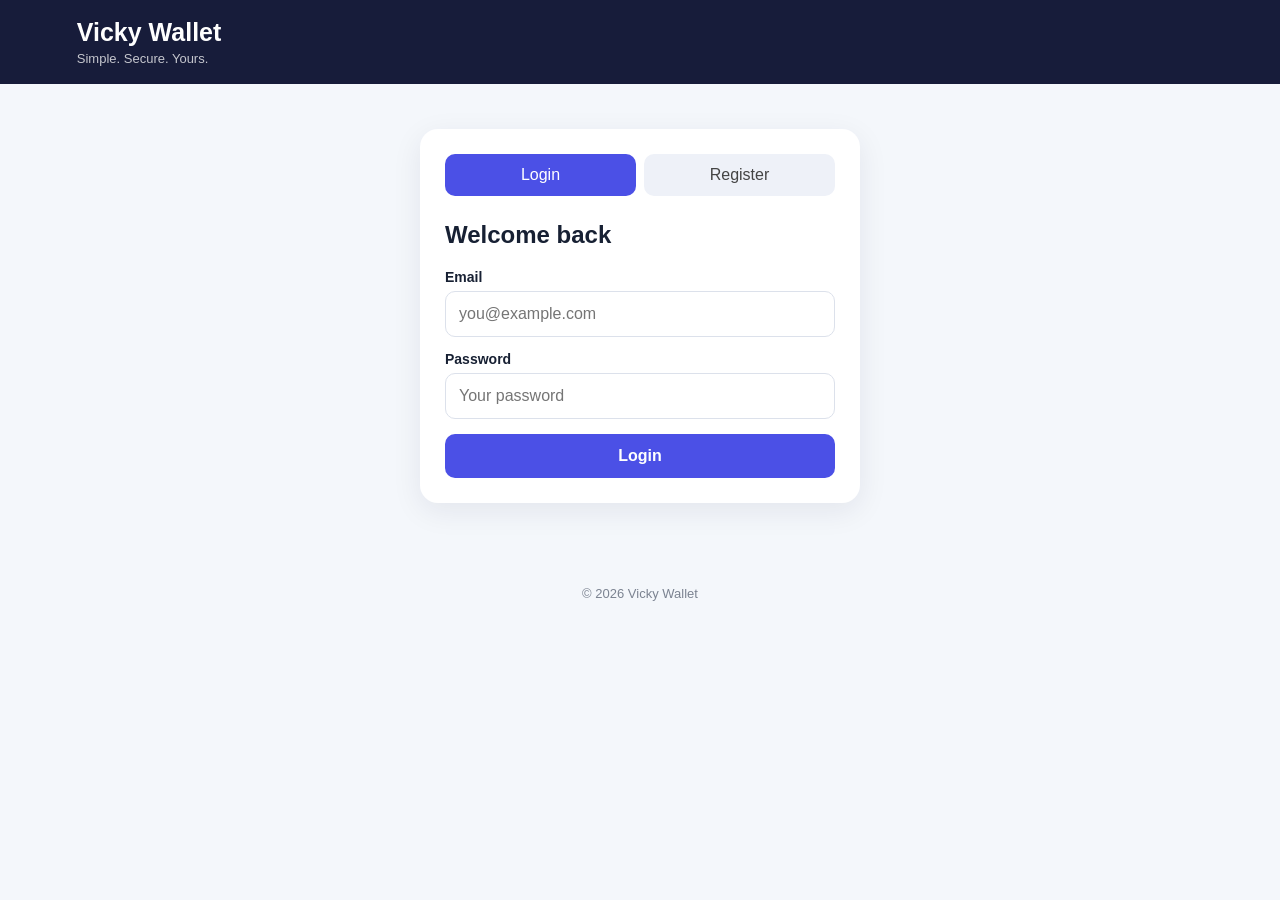
<file: index.html>
<!DOCTYPE html>
<html lang="en">
<head>
  <meta charset="UTF-8">
  <meta name="viewport" content="width=device-width, initial-scale=1.0">
  <title>Vicky Wallet</title>
  <link rel="stylesheet" href="style.css">
</head>
<body>

<div class="app">

  <header class="topbar">
    <div>
      <h1>Vicky Wallet</h1>
      <p>Simple. Secure. Yours.</p>
    </div>
    <button id="logoutBtn" class="logout hidden" onclick="logout()">Logout</button>
  </header>

  <main>

    <section id="authSection" class="card">

      <div class="tabs">
        <button id="loginTab" class="tab active" onclick="showLogin()">Login</button>
        <button id="registerTab" class="tab" onclick="showRegister()">Register</button>
      </div>

      <div id="message"></div>

      <form id="loginForm" onsubmit="login(event)">
        <h2>Welcome back</h2>

        <label>Email</label>
        <input id="loginEmail" type="email" required placeholder="you@example.com">

        <label>Password</label>
        <input id="loginPassword" type="password" required placeholder="Your password">

        <button id="loginButton" class="primary" type="submit">
          Login
        </button>
      </form>

      <form id="registerForm" class="hidden" onsubmit="register(event)">
        <h2>Create your account</h2>

        <label>Full name</label>
        <input id="fullName" type="text" required placeholder="Your full name">

        <label>Email</label>
        <input id="registerEmail" type="email" required placeholder="you@example.com">

        <label>Password</label>
        <input id="registerPassword" type="password" minlength="8" required placeholder="At least 8 characters">

        <label>Currency</label>
        <select id="currency">
          <option value="USD">USD</option>
          <option value="EUR">EUR</option>
          <option value="GBP">GBP</option>
          <option value="NGN">NGN</option>
          <option value="XOF">XOF</option>
          <option value="GHS">GHS</option>
        </select>

        <button id="registerButton" class="primary" type="submit">
          Create Account
        </button>
      </form>

    </section>

    <section id="dashboard" class="hidden">

      <div class="welcome">
        <div>
          <span>Welcome back</span>
          <h2 id="userName">User</h2>
        </div>

        <div class="welcome-actions">
          <button class="profile-button" onclick="openProfile()">
            👤 Profile
          </button>

          <button id="ownerButton" class="owner-button hidden" onclick="openOwnerDashboard()">
            👑 Owner
          </button>
        </div>
      </div>

      <div id="profilePanel" class="profile-panel hidden">
        <div class="profile-header">
          <h2>My Profile</h2>
          <button class="close-profile" onclick="closeProfile()">×</button>
        </div>

        <div class="profile-avatar" id="profileAvatar">V</div>

        <div class="profile-info">
          <div>
            <span>Full Name</span>
            <strong id="profileName">-</strong>
          </div>

          <div>
            <span>Email</span>
            <strong id="profileEmail">-</strong>
          </div>

          <div>
            <span>Currency</span>
            <strong id="profileCurrency">-</strong>
          </div>

          <div>
            <span>Vicky ID</span>
            <strong id="profileId">-</strong>
          </div>

          <div>
            <span>Member Since</span>
            <strong id="profileCreated">-</strong>
          </div>
        </div>

        <button class="primary" onclick="editProfile()">✏️ Edit Profile</button>
        <button class="secondary" onclick="closeProfile()">Close Profile</button>

        <div id="editProfileForm" class="edit-profile-form hidden">

          <h3>Edit Profile</h3>

          <input
            id="editFullName"
            type="text"
            placeholder="Full name"
          >

          <input
            id="editEmail"
            type="email"
            placeholder="Email"
          >

          <select id="editCurrency">
            <option value="USD">USD</option>
            <option value="EUR">EUR</option>
            <option value="GBP">GBP</option>
            <option value="NGN">NGN</option>
            <option value="GHS">GHS</option>
            <option value="XOF">XOF</option>
          </select>

          <hr>

          <h4>Change Password</h4>

          <input
            id="currentPassword"
            type="password"
            placeholder="Current password"
          >

          <input
            id="newPassword"
            type="password"
            minlength="8"
            placeholder="New password (optional)"
          >

          <button
            id="saveProfileButton"
            class="primary"
            onclick="saveProfile()"
          >
            Save Changes
          </button>

          <div id="profileEditMessage"></div>
        </div>
      </div>

      <div class="balance-card">
        <span>Available Balance</span>
        <div id="balance">$0.00</div>
        <small id="currencyLabel">USD</small>
        <button onclick="loadBalance()">Refresh</button>
      </div>

      <div id="dashboardMessage"></div>

      <div class="actions">

        <div class="card action-card">
          <h3>Deposit</h3>
          <input id="depositAmount" type="number" min="0.01" step="0.01" placeholder="Amount">
          <input id="depositDescription" type="text" placeholder="Description (optional)">
          <button class="primary" onclick="deposit()">Deposit</button>
        </div>

        <div class="card action-card">
          <h3>Withdraw</h3>
          <input id="withdrawAmount" type="number" min="0.01" step="0.01" placeholder="Amount">
          <input id="withdrawDescription" type="text" placeholder="Description (optional)">
          <button class="primary" onclick="withdraw()">Withdraw</button>
        </div>

        <div class="card action-card transfer-card">
          <h3>Transfer</h3>
          <input id="recipientEmail" type="text" autocomplete="off" placeholder="Recipient Vicky ID (e.g. VKY-XXXXXXXX)">
          <input id="transferAmount" type="number" min="0.01" step="0.01" placeholder="Amount">
          <input id="transferDescription" type="text" placeholder="Description (optional)">
          <button class="primary" onclick="transfer()">Send Money</button>
        </div>

      </div>

      <div class="card transactions-card">
        <div class="section-title">
          <h2>Recent Transactions</h2>
          <button onclick="loadTransactions()">Refresh</button>
        </div>

        <div id="transactions">
          <p class="empty">No transactions yet.</p>
        </div>
      </div>

      <section id="ownerDashboard" class="owner-dashboard hidden">

        <div class="owner-header">
          <div>
            <span>Vicky Wallet</span>
            <h2>👑 Owner Dashboard</h2>
          </div>

          <button onclick="closeOwnerDashboard()">Close</button>
        </div>

        <div id="ownerMessage"></div>

        <div class="owner-stats">

          <div class="owner-stat">
            <span>Total Users</span>
            <strong id="adminUsers">0</strong>
          </div>

          <div class="owner-stat">
            <span>Total Balance</span>
            <strong id="adminBalance">0.00</strong>
          </div>

          <div class="owner-stat">
            <span>Transactions</span>
            <strong id="adminTransactions">0</strong>
          </div>

          <div class="owner-stat">
            <span>Deposits</span>
            <strong id="adminDeposits">0.00</strong>
          </div>

          <div class="owner-stat">
            <span>Withdrawals</span>
            <strong id="adminWithdrawals">0.00</strong>
          </div>

          <div class="owner-stat">
            <span>Transfers</span>
            <strong id="adminTransfers">0.00</strong>
          </div>

        </div>

        <div class="card owner-section">
          <div class="section-title">
            <h2>Users</h2>
            <button onclick="loadAdminUsers()">Refresh</button>
          </div>

          <div id="adminUsersList">
            <p class="empty">Loading users...</p>
          </div>
        </div>

        <div class="card owner-section">
          <div class="section-title">
            <h2>Recent Transactions</h2>
            <button onclick="loadAdminTransactions()">Refresh</button>
          </div>

          <div id="adminTransactionsList">
            <p class="empty">Loading transactions...</p>
          </div>
        </div>

      </section>

    </section>

  </main>

  <footer>
    <p>© 2026 Vicky Wallet</p>
  </footer>

</div>

<script src="app.js"></script>
</body>
</html>
</file>
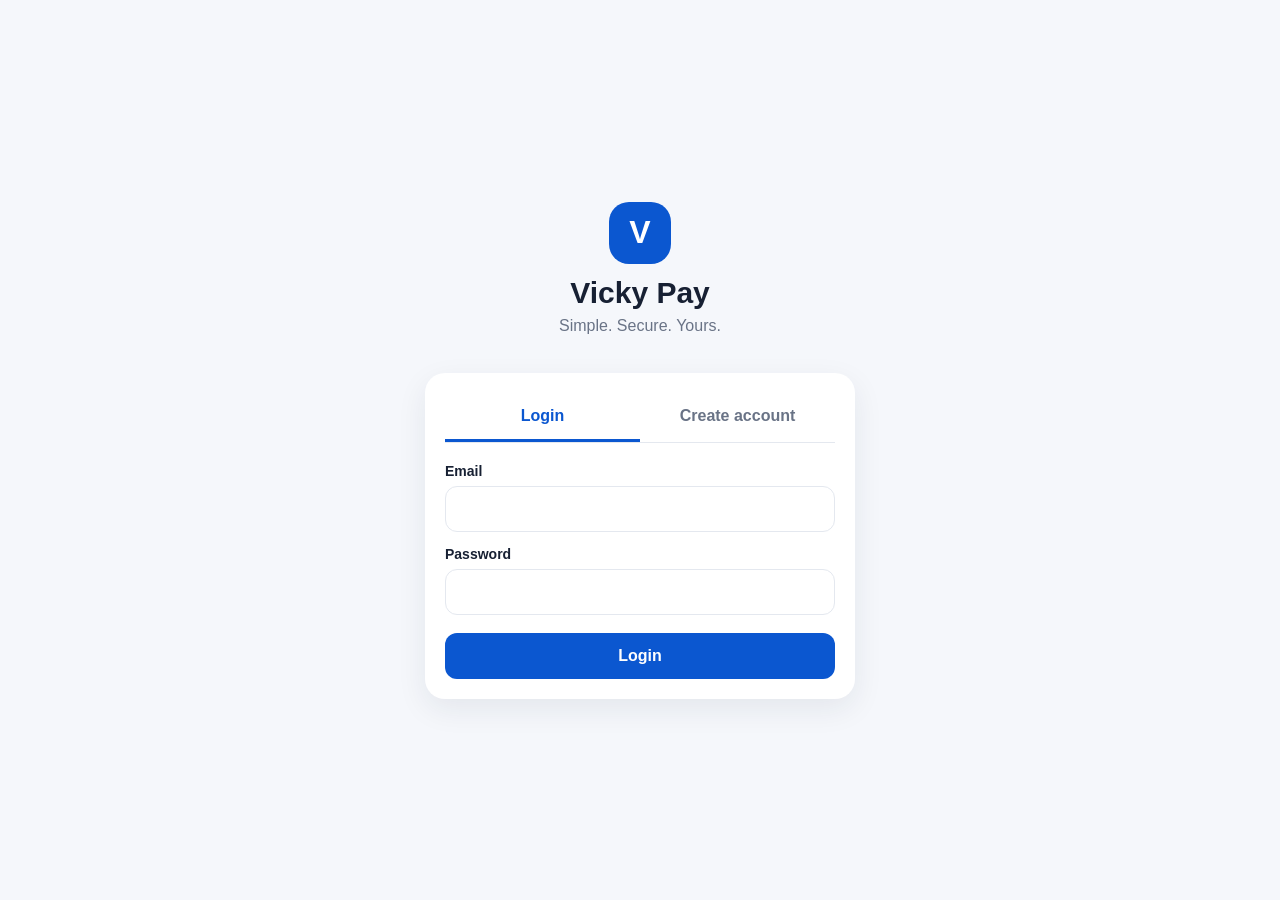
<file: www/index.html>
<!DOCTYPE html>
<html lang="en">
<head>
  <meta charset="UTF-8">
  <meta name="viewport" content="width=device-width,initial-scale=1,viewport-fit=cover">
  <meta name="theme-color" content="#0b57d0">
  <meta name="mobile-web-app-capable" content="yes">
  <title>Vicky Pay</title>
  <link rel="stylesheet" href="style.css">
</head>
<body>
<div id="app">

  <section id="auth" class="auth-screen">
    <div class="brand">
      <div class="logo">V</div>
      <h1>Vicky Pay</h1>
      <p>Simple. Secure. Yours.</p>
    </div>

    <div id="authMessage" class="message"></div>

    <div class="auth-card">
      <div class="tabs">
        <button id="loginTab" class="tab active" type="button">Login</button>
        <button id="registerTab" class="tab" type="button">Create account</button>
      </div>

      <form id="loginForm">
        <label>Email</label>
        <input id="loginEmail" type="email" autocomplete="email" required>

        <label>Password</label>
        <input id="loginPassword" type="password" autocomplete="current-password" required>

        <button class="primary" id="loginButton" type="submit">Login</button>
      </form>

      <form id="registerForm" class="hidden">
        <label>Full name</label>
        <input id="registerName" type="text" autocomplete="name" required>

        <label>Email</label>
        <input id="registerEmail" type="email" autocomplete="email" required>

        <label>Password</label>
        <input id="registerPassword" type="password" minlength="8" autocomplete="new-password" required>

        <label>Currency</label>
        <select id="registerCurrency">
          <option value="NGN">NGN</option>
          <option value="XOF">XOF</option>
          <option value="USD">USD</option>
          <option value="EUR">EUR</option>
          <option value="GBP">GBP</option>
        </select>

        <button class="primary" id="registerButton" type="submit">Create account</button>
      </form>
    </div>
  </section>

  
<section id="dashboard" class="dashboard hidden">

  <header class="vp-header">
    <div class="vp-user">
      <div class="vp-avatar">V</div>
      <div>
        <small>Welcome back</small>
        <strong id="userName">Vicky Pay</strong>
      </div>
    </div>
    <button class="vp-icon-btn" onclick="logout()" aria-label="Logout">↪</button>
  </header>

  <main class="vp-main">

    <section class="vp-balance-card">
      <div class="vp-balance-top">
        <span>Available Balance</span>
        <button onclick="toggleBalance()" class="vp-eye">◉</button>
      </div>

      <div class="vp-balance">
        <span id="currency">NGN</span>
        <strong id="balance">0.00</strong>
      </div>

      <div class="vp-balance-footer">
        <span>Vicky Pay Wallet</span>
        <span>•••• 0000</span>
      </div>
    </section>

    <div id="dashboardMessage" class="message"></div>

    <section class="vp-actions">
      <button onclick="openMoney('deposit')">
        <span class="vp-action-icon">＋</span>
        <b>Add Money</b>
      </button>

      <button onclick="openMoney('transfer')">
        <span class="vp-action-icon">↗</span>
        <b>Transfer</b>
      </button>

      <button onclick="openMoney('withdraw')">
        <span class="vp-action-icon">↓</span>
        <b>Withdraw</b>
      </button>

      <button onclick="loadTransactions(true)">
        <span class="vp-action-icon">≡</span>
        <b>Transactions</b>
      </button>
    </section>

    <section class="vp-section">
      <div class="vp-section-title">
        <h3>Quick Services</h3>
        <span>More</span>
      </div>

      <div class="vp-services">
        <button>
          <span>📱</span>
          <b>Airtime</b>
        </button>

        <button>
          <span>🌐</span>
          <b>Data</b>
        </button>

        <button>
          <span>⚡</span>
          <b>Electricity</b>
        </button>

        <button>
          <span>💳</span>
          <b>Bills</b>
        </button>

        <button>
          <span>🏦</span>
          <b>Bank</b>
        </button>

        <button onclick="loadReferrals()">
          <span>🎁</span>
          <b>Rewards</b>
        </button>
      </div>
    </section>

    <section class="vp-section">
      <div class="vp-section-title">
        <h3>Recent Transactions</h3>
        <button onclick="loadTransactions(true)">See all</button>
      </div>

      <div id="transactionsList" class="vp-transactions"></div>
    </section>

    <section class="vp-account">
      <div class="vp-section-title">
        <h3>My Account</h3>
      </div>

      <div class="vp-account-row">
        <div>
          <small>Email</small>
          <strong id="profileEmail"></strong>
        </div>
      </div>

      <button class="vp-account-button" onclick="loadAccounts()">
        <span>🏦</span>
        <span>Connected accounts</span>
        <b>›</b>
      </button>

      <button class="vp-account-button" onclick="loadReferrals()">
        <span>🎁</span>
        <span>Referral & rewards</span>
        <b>›</b>
      </button>

      <button class="vp-account-button" id="profileButton" type="button">
        <span>👤</span>
        <span>My Profile</span>
        <b>›</b>
      </button>
    </section>

  </main>

  <nav class="vp-bottom-nav">
    <button class="active">
      <span>⌂</span>
      <small>Home</small>
    </button>

    <button onclick="openMoney('deposit')">
      <span>＋</span>
      <small>Add Money</small>
    </button>

    <button onclick="openMoney('transfer')">
      <span>↗</span>
      <small>Transfer</small>
    </button>

    <button onclick="loadTransactions(true)">
      <span>≡</span>
      <small>History</small>
    </button>
  </nav>

</section>


  <section id="moneyScreen" class="screen hidden">
    <header class="screen-header">
      <button class="back" id="backButton" type="button">←</button>
      <div>
        <small>Vicky Pay</small>
        <h2 id="screenTitle">Add Money</h2>
      </div>
    </header>

    <div id="screenMessage" class="message"></div>

    <div id="depositPanel" class="panel hidden">
      <div class="panel-icon">＋</div>
      <h3>Add money to your wallet</h3>
      <p>Choose a funding method.</p>

      <label>Funding source</label>
      <select id="depositMethod">
        <option value="card">Credit / Debit Card</option>
        <option value="bank">Bank Account</option>
        <option value="wallet">Other Wallet</option>
      </select>

      <div id="depositAccountWrap">
        <label>Connected account</label>
        <select id="depositAccount">
          <option value="">Choose connected account</option>
        </select>
        <small id="depositAccountStatus"></small>
      </div>

      <label>Amount</label>
      <input id="depositAmount" type="number" min="0.01" step="0.01" placeholder="0.00">

      <label>Description</label>
      <input id="depositDescription" type="text" placeholder="Optional">

      <button class="primary" id="depositButton" type="button">Continue</button>
    </div>

    <div id="transferPanel" class="panel hidden">
      <div class="panel-icon">↗</div>
      <h3>Send money</h3>

      <label>Recipient Vicky Account ID</label>
      <input
        id="transferRecipient"
        type="text"
        placeholder="VW-12345678"
        autocomplete="off"
      >

      <div id="transferRecipientInfo" class="hidden"></div>

      <label>Amount</label>
      <input
        id="transferAmount"
        type="number"
        min="0.01"
        step="0.01"
        placeholder="0.00"
      >

      <label>Description</label>
      <input
        id="transferDescription"
        type="text"
        placeholder="Optional"
      >

      <button class="primary" id="transferButton" type="button">
        Send Money
      </button>
    </div>

    <div id="withdrawPanel" class="panel hidden">
      <div class="panel-icon">↓</div>
      <h3>Withdraw money</h3>

      <label>Connected account</label>
      <select id="withdrawAccount">
        <option value="">Choose connected account</option>
      </select>

      <label>Amount</label>
      <input id="withdrawAmount" type="number" min="0.01" step="0.01" placeholder="0.00">

      <button class="primary" id="exchangeButton" type="button">
        ⇄ Exchange
      </button>

      <button class="primary" id="withdrawButton" type="button">Withdraw</button>
    </div>

    <div id="historyPanel" class="panel hidden">
      <div class="panel-icon">≡</div>
      <h3>Transaction history</h3>
      <div id="fullTransactions" class="transactions-list"></div>
    </div>

    <div id="accountsPanel" class="panel hidden">
      <div class="panel-icon">🏦</div>
      <h3>Connected accounts</h3>
      <div id="accountsList" class="accounts-list"></div>
    </div>

    <div id="notificationsPanel" class="panel hidden">
      <div class="panel-icon">🔔</div>
      <h3>Notifications</h3>
      <div id="notificationsList" class="transactions-list"></div>
    </div>

    <div id="exchangePanel" class="panel hidden">
      <div class="panel-icon">⇄</div>
      <h3>Exchange Currency</h3>

      <label>From</label>
      <select id="exchangeFrom">
        <option value="USD">USD — US Dollar</option>
        <option value="EUR">EUR — Euro</option>
        <option value="GBP">GBP — British Pound</option>
        <option value="NGN">NGN — Nigerian Naira</option>
        <option value="GHS">GHS — Ghanaian Cedi</option>
        <option value="KES">KES — Kenyan Shilling</option>
        <option value="ZAR">ZAR — South African Rand</option>
        <option value="XOF">XOF — West African CFA Franc</option>
        <option value="CAD">CAD — Canadian Dollar</option>
        <option value="AUD">AUD — Australian Dollar</option>
        <option value="JPY">JPY — Japanese Yen</option>
        <option value="CHF">CHF — Swiss Franc</option>
      </select>

      <label>To</label>
      <select id="exchangeTo">
        <option value="NGN">NGN — Nigerian Naira</option>
        <option value="USD">USD — US Dollar</option>
        <option value="EUR">EUR — Euro</option>
        <option value="GBP">GBP — British Pound</option>
        <option value="GHS">GHS — Ghanaian Cedi</option>
        <option value="KES">KES — Kenyan Shilling</option>
        <option value="ZAR">ZAR — South African Rand</option>
        <option value="XOF">XOF — West African CFA Franc</option>
        <option value="CAD">CAD — Canadian Dollar</option>
        <option value="AUD">AUD — Australian Dollar</option>
        <option value="JPY">JPY — Japanese Yen</option>
        <option value="CHF">CHF — Swiss Franc</option>
      </select>

      <label>Amount</label>
      <input id="exchangeAmount" type="number" min="0.01" step="0.01"
             placeholder="Enter amount">

      <div id="exchangeRate" class="exchange-rate">
        Enter an amount to get the latest published rate.
      </div>

      <div id="exchangeResult" class="exchange-result"></div>

      <button class="primary" id="getExchangeRateButton" type="button">
        Get Exchange Rate
      </button>

      <button class="primary hidden" id="confirmExchangeButton" type="button">
        Confirm Exchange
      </button>
    </div>

    <div id="profilePanel" class="panel hidden">
      <div class="panel-icon">👤</div>
      <h3>Your profile</h3>

      <label>Full name</label>
      <input id="profileName" type="text">

      <label>Email</label>
      <input id="profileEmailInput" type="email">

      <button class="primary" id="profileSaveButton" type="button">Save Profile</button>
    </div>
  </section>

</div>
<script src="app.js?v=force-20260818-155113" defer></script>
</body>
</html>
</file>
<file: style.css>
* {
  box-sizing: border-box;
}

body {
  margin: 0;
  font-family: Arial, Helvetica, sans-serif;
  background: #f4f7fb;
  color: #172033;
}

button,
input,
select {
  font: inherit;
}

button {
  cursor: pointer;
}

.app {
  min-height: 100vh;
}

.topbar {
  background: #171c3a;
  color: white;
  padding: 18px 6%;
  display: flex;
  align-items: center;
  justify-content: space-between;
}

.topbar h1 {
  margin: 0;
  font-size: 25px;
}

.topbar p {
  margin: 4px 0 0;
  opacity: .75;
  font-size: 13px;
}

main {
  width: min(1100px, 92%);
  margin: 30px auto;
}

.card {
  background: white;
  border-radius: 18px;
  padding: 25px;
  box-shadow: 0 8px 30px rgba(20, 30, 60, .08);
  margin-bottom: 22px;
}

#authSection {
  width: min(440px, 100%);
  margin: 45px auto;
}

.tabs {
  display: flex;
  gap: 8px;
  margin-bottom: 25px;
}

.tab {
  flex: 1;
  border: 0;
  background: #eef1f8;
  color: #444;
  padding: 12px;
  border-radius: 10px;
}

.tab.active {
  background: #4b50e6;
  color: white;
}

h2,
h3 {
  margin-top: 0;
}

label {
  display: block;
  font-size: 14px;
  font-weight: bold;
  margin: 14px 0 6px;
}

input,
select {
  width: 100%;
  padding: 13px;
  border: 1px solid #dce1eb;
  border-radius: 10px;
  outline: none;
  background: white;
}

input:focus,
select:focus {
  border-color: #4b50e6;
}

.primary {
  width: 100%;
  border: 0;
  padding: 13px;
  margin-top: 15px;
  border-radius: 10px;
  background: #4b50e6;
  color: white;
  font-weight: bold;
}

.primary:disabled {
  opacity: .6;
}

.logout {
  border: 1px solid rgba(255,255,255,.3);
  background: transparent;
  color: white;
  padding: 9px 15px;
  border-radius: 9px;
}

.hidden {
  display: none !important;
}

.message {
  padding: 12px;
  border-radius: 9px;
  margin: 12px 0;
  font-size: 14px;
}

.message.error {
  background: #ffe7e7;
  color: #a60000;
}

.message.success {
  background: #e5f8ed;
  color: #087332;
}

.welcome {
  margin-bottom: 18px;
}

.welcome span {
  color: #70798c;
  font-size: 14px;
}

.welcome h2 {
  margin: 5px 0;
}

.balance-card {
  background: #171c3a;
  color: white;
  border-radius: 20px;
  padding: 28px;
  margin-bottom: 22px;
}

.balance-card > span {
  opacity: .75;
}

#balance {
  font-size: 38px;
  font-weight: bold;
  margin: 12px 0 4px;
  word-break: break-word;
}

#currencyLabel {
  opacity: .7;
}

.balance-card button {
  display: block;
  margin-top: 20px;
  padding: 8px 14px;
  border: 1px solid rgba(255,255,255,.3);
  background: transparent;
  color: white;
  border-radius: 8px;
}

.actions {
  display: grid;
  grid-template-columns: repeat(3, 1fr);
  gap: 20px;
}

.action-card {
  margin: 0;
}

.action-card h3 {
  margin-bottom: 18px;
}

.transactions-card {
  margin-top: 22px;
}

.section-title {
  display: flex;
  align-items: center;
  justify-content: space-between;
  gap: 10px;
}

.section-title button {
  border: 0;
  background: #eef1f8;
  padding: 8px 12px;
  border-radius: 8px;
}

.transaction {
  display: flex;
  align-items: center;
  justify-content: space-between;
  gap: 15px;
  padding: 15px 0;
  border-bottom: 1px solid #edf0f5;
}

.transaction:last-child {
  border-bottom: 0;
}

.transaction strong {
  display: block;
  text-transform: capitalize;
}

.transaction span,
.transaction small {
  display: block;
  color: #727b8c;
  margin-top: 4px;
}

.positive {
  color: #079447;
  font-weight: bold;
  white-space: nowrap;
}

.negative {
  color: #d12b35;
  font-weight: bold;
  white-space: nowrap;
}

.empty {
  color: #7a8291;
  text-align: center;
  padding: 25px;
}

footer {
  text-align: center;
  color: #7b8391;
  padding: 25px;
  font-size: 13px;
}

@media (max-width: 800px) {
  .actions {
    grid-template-columns: 1fr;
  }

  .action-card {
    margin-bottom: 0;
  }
}

@media (max-width: 500px) {
  .topbar {
    padding: 15px 4%;
  }

  .topbar h1 {
    font-size: 21px;
  }

  main {
    width: 94%;
    margin: 20px auto;
  }

  .card {
    padding: 18px;
    border-radius: 15px;
  }

  #balance {
    font-size: 30px;
  }

  .transaction {
    align-items: flex-start;
    flex-direction: column;
  }

  .transaction > div:last-child {
    align-self: flex-end;
  }
}

.profile-button {
  width: auto;
  min-width: 110px;
  padding: 10px 16px;
  margin: 0;
  cursor: pointer;
}

.profile-panel {
  position: fixed;
  left: 50%;
  top: 50%;
  transform: translate(-50%, -50%);
  width: calc(100% - 40px);
  max-width: 420px;
  max-height: 90vh;
  overflow-y: auto;
  background: white;
  padding: 24px;
  border-radius: 18px;
  box-shadow: 0 15px 50px rgba(0,0,0,.25);
  z-index: 1000;
}

.profile-header {
  display: flex;
  align-items: center;
  justify-content: space-between;
}

.profile-header h2 {
  margin: 0;
}

.close-profile {
  width: 42px;
  height: 42px;
  padding: 0;
  margin: 0;
  font-size: 28px;
  line-height: 42px;
  cursor: pointer;
}

.profile-avatar {
  width: 80px;
  height: 80px;
  margin: 20px auto;
  border-radius: 50%;
  display: flex;
  align-items: center;
  justify-content: center;
  background: #4b4bff;
  color: white;
  font-size: 32px;
  font-weight: bold;
}

.profile-info {
  display: grid;
  gap: 12px;
  margin-bottom: 20px;
}

.profile-info div {
  padding: 12px;
  background: #f7f7f7;
  border-radius: 10px;
}

.profile-info span {
  display: block;
  font-size: 12px;
  color: #777;
  margin-bottom: 4px;
}

.profile-info strong {
  display: block;
  word-break: break-word;
}

@media (max-width: 500px) {
  .welcome {
    gap: 12px;
    flex-wrap: wrap;
  }

  .profile-button {
    width: 100%;
  }
}

.welcome {
  display: flex;
  align-items: center;
  justify-content: space-between;
  gap: 15px;
  margin-bottom: 20px;
}

.welcome > div:first-child {
  flex: 1;
}

.profile-button {
  width: auto;
  min-width: 100px;
  padding: 10px 14px;
  margin: 0;
  flex-shrink: 0;
}

@media (max-width: 500px) {
  .welcome {
    flex-direction: row;
    align-items: center;
  }

  .profile-button {
    width: auto;
  }
}

.edit-profile-form {
  margin-top: 18px;
  padding: 18px;
  border-radius: 14px;
  background: #f7f7f7;
}

.edit-profile-form h3,
.edit-profile-form h4 {
  margin-top: 0;
}

.edit-profile-form input,
.edit-profile-form select {
  width: 100%;
  box-sizing: border-box;
  margin-bottom: 12px;
}

.edit-profile-form hr {
  border: 0;
  border-top: 1px solid #ddd;
  margin: 18px 0;
}

.secondary {
  width: 100%;
  margin-top: 10px;
  cursor: pointer;
}

#profileEditMessage {
  margin-top: 12px;
  font-size: 14px;
}

.welcome-actions {
  display: flex;
  align-items: center;
  gap: 8px;
}

.owner-button {
  width: auto;
  min-width: 90px;
  padding: 10px 14px;
  margin: 0;
  cursor: pointer;
}

.owner-dashboard {
  margin-top: 20px;
  padding: 20px;
  border-radius: 18px;
  background: #fff;
  box-shadow: 0 10px 35px rgba(0,0,0,.12);
}

.owner-header {
  display: flex;
  align-items: center;
  justify-content: space-between;
  gap: 15px;
  margin-bottom: 20px;
}

.owner-header h2 {
  margin: 4px 0 0;
}

.owner-stats {
  display: grid;
  grid-template-columns: repeat(3, 1fr);
  gap: 12px;
  margin-bottom: 20px;
}

.owner-stat {
  padding: 18px;
  border-radius: 14px;
  background: #f7f7f7;
}

.owner-stat span {
  display: block;
  font-size: 13px;
  color: #777;
  margin-bottom: 8px;
}

.owner-stat strong {
  font-size: 22px;
}

.owner-section {
  margin-top: 18px;
}

.admin-user,
.admin-transaction {
  display: flex;
  justify-content: space-between;
  gap: 15px;
  padding: 14px 0;
  border-bottom: 1px solid #eee;
}

.admin-user:last-child,
.admin-transaction:last-child {
  border-bottom: 0;
}

.admin-user small,
.admin-transaction small {
  display: block;
  color: #777;
  margin-top: 4px;
}

@media (max-width: 650px) {
  .welcome-actions {
    width: 100%;
  }

  .welcome-actions button {
    flex: 1;
  }

  .owner-stats {
    grid-template-columns: 1fr 1fr;
  }

  .admin-user,
  .admin-transaction {
    flex-direction: column;
  }
}

@media (max-width: 400px) {
  .owner-stats {
    grid-template-columns: 1fr;
  }
}

/* Put owner name and Profile button on the same row */
.welcome {
  display: flex;
  align-items: center;
  justify-content: space-between;
  gap: 16px;
}

.welcome > div {
  flex: 1;
}

.profile-button {
  width: auto !important;
  min-width: 120px;
  flex-shrink: 0;
  margin: 0 !important;
}

@media (max-width: 600px) {
  .welcome {
    flex-wrap: nowrap;
  }

  .profile-button {
    min-width: 105px;
    padding: 10px 12px;
  }
}
</file>
<file: www/style.css>
* {
  box-sizing: border-box;
}

:root {
  --primary: #0b57d0;
  --primary-dark: #0846aa;
  --bg: #f5f7fb;
  --card: #ffffff;
  --text: #172033;
  --muted: #697386;
  --border: #e4e8ef;
  --danger: #d93025;
  --success: #188038;
  --shadow: 0 10px 30px rgba(25, 40, 70, .08);
}

html,
body {
  margin: 0;
  padding: 0;
  min-height: 100%;
  background: var(--bg);
  color: var(--text);
  font-family: Arial, Helvetica, sans-serif;
}

body {
  min-height: 100vh;
}

button,
input,
select {
  font: inherit;
}

button {
  cursor: pointer;
}

button:disabled {
  opacity: .6;
  cursor: not-allowed;
}

.hidden {
  display: none !important;
}

.auth-screen {
  min-height: 100vh;
  padding: 40px 18px;
  display: flex;
  flex-direction: column;
  align-items: center;
  justify-content: center;
}

.brand {
  text-align: center;
  margin-bottom: 22px;
}

.logo {
  width: 62px;
  height: 62px;
  margin: 0 auto 12px;
  border-radius: 20px;
  background: var(--primary);
  color: white;
  display: grid;
  place-items: center;
  font-size: 32px;
  font-weight: 800;
}

.brand h1 {
  margin: 0;
  font-size: 30px;
}

.brand p {
  margin: 7px 0 0;
  color: var(--muted);
}

.auth-card,
.card,
.panel {
  background: var(--card);
  border-radius: 20px;
  box-shadow: var(--shadow);
}

.auth-card {
  width: min(100%, 430px);
  padding: 20px;
}

.tabs {
  display: grid;
  grid-template-columns: 1fr 1fr;
  margin-bottom: 20px;
  border-bottom: 1px solid var(--border);
}

.tab {
  border: 0;
  background: transparent;
  padding: 14px 5px;
  color: var(--muted);
  font-weight: 700;
  border-bottom: 3px solid transparent;
}

.tab.active {
  color: var(--primary);
  border-bottom-color: var(--primary);
}

label {
  display: block;
  margin: 14px 0 7px;
  font-size: 14px;
  font-weight: 700;
}

input,
select {
  width: 100%;
  border: 1px solid var(--border);
  border-radius: 12px;
  padding: 13px 14px;
  background: white;
  color: var(--text);
  outline: none;
}

input:focus,
select:focus {
  border-color: var(--primary);
}

.primary,
.secondary {
  width: 100%;
  border-radius: 12px;
  padding: 14px;
  margin-top: 18px;
  font-weight: 700;
}

.primary {
  border: 0;
  background: var(--primary);
  color: white;
}

.primary:hover {
  background: var(--primary-dark);
}

.secondary {
  border: 1px solid var(--border);
  background: white;
  color: var(--text);
}

.full {
  display: block;
}

.message {
  min-height: 0;
  margin: 8px 0;
  padding: 0;
  font-size: 14px;
}

.message:not(:empty) {
  padding: 10px 12px;
  border-radius: 10px;
  background: #fff1f0;
  color: var(--danger);
}

.message.success:not(:empty) {
  background: #edf7ed;
  color: var(--success);
}

.dashboard {
  min-height: 100vh;
  padding-bottom: 90px;
}

.topbar {
  background: white;
  padding: 20px;
  display: flex;
  align-items: center;
  justify-content: space-between;
  border-bottom: 1px solid var(--border);
}

.topbar small,
.screen-header small {
  color: var(--muted);
}

.topbar h2 {
  margin: 4px 0 0;
  font-size: 20px;
}

.icon-button {
  width: 42px;
  height: 42px;
  border: 0;
  border-radius: 12px;
  background: #edf3ff;
  color: var(--primary);
  font-size: 20px;
}

main {
  width: min(100%, 760px);
  margin: auto;
  padding: 18px;
}

.balance-card {
  border-radius: 22px;
  padding: 24px;
  color: white;
  background: linear-gradient(135deg, #0b57d0, #2675e8);
  box-shadow: var(--shadow);
}

.balance-label {
  opacity: .85;
  font-size: 14px;
}

.balance-row {
  display: flex;
  align-items: center;
  justify-content: space-between;
  gap: 12px;
  margin-top: 8px;
}

.balance-row strong {
  font-size: 34px;
}

.balance-row button {
  border: 0;
  background: rgba(255,255,255,.15);
  color: white;
  border-radius: 10px;
  padding: 8px 11px;
}

.balance-card > span {
  display: inline-block;
  margin-top: 8px;
  font-weight: 700;
}

.actions {
  display: grid;
  grid-template-columns: repeat(4, 1fr);
  gap: 10px;
  margin: 18px 0;
}

.actions button {
  min-height: 92px;
  border: 1px solid var(--border);
  border-radius: 16px;
  background: white;
  color: var(--text);
  display: flex;
  flex-direction: column;
  align-items: center;
  justify-content: center;
  gap: 8px;
  box-shadow: var(--shadow);
}

.actions span {
  color: var(--primary);
  font-size: 25px;
}

.quick-card,
.card {
  padding: 18px;
  margin-top: 16px;
}

.quick-card h3,
.card h3,
.panel h3 {
  margin-top: 0;
}

.quick-grid {
  display: grid;
  grid-template-columns: repeat(4, 1fr);
  gap: 9px;
}

.quick-grid button {
  padding: 12px 5px;
  border: 1px solid var(--border);
  border-radius: 12px;
  background: white;
}

.section-head {
  display: flex;
  align-items: center;
  justify-content: space-between;
}

.section-head button {
  border: 0;
  background: transparent;
  color: var(--primary);
  font-weight: 700;
}

.transaction,
.account-item,
.account-row {
  padding: 14px 0;
  border-bottom: 1px solid var(--border);
  display: flex;
  align-items: center;
  justify-content: space-between;
  gap: 15px;
}

.transaction:last-child,
.account-item:last-child {
  border-bottom: 0;
}

.transaction small,
.account-item small {
  display: block;
  margin-top: 4px;
  color: var(--muted);
}

.positive {
  color: var(--success);
}

.negative {
  color: var(--danger);
}

.empty {
  color: var(--muted);
  text-align: center;
  padding: 22px 5px;
}

.bottom-nav {
  position: fixed;
  left: 0;
  right: 0;
  bottom: 0;
  height: 72px;
  display: grid;
  grid-template-columns: repeat(4, 1fr);
  background: white;
  border-top: 1px solid var(--border);
  z-index: 20;
}

.bottom-nav button {
  border: 0;
  background: white;
  color: var(--muted);
  display: flex;
  flex-direction: column;
  justify-content: center;
  align-items: center;
  gap: 4px;
}

.bottom-nav button.nav-active,
.bottom-nav button:hover {
  color: var(--primary);
}

.bottom-nav span {
  font-size: 11px;
}

.screen {
  min-height: 100vh;
  padding-bottom: 30px;
}

.screen-header {
  display: flex;
  align-items: center;
  gap: 14px;
  padding: 18px;
  background: white;
  border-bottom: 1px solid var(--border);
}

.screen-header h2 {
  margin: 4px 0 0;
}

.back {
  width: 42px;
  height: 42px;
  border: 0;
  border-radius: 12px;
  background: #edf3ff;
  color: var(--primary);
  font-size: 22px;
}

.screen > .message,
.panel {
  width: min(calc(100% - 36px), 760px);
  margin-left: auto;
  margin-right: auto;
}

.screen > .message {
  margin-top: 15px;
}

.panel {
  margin-top: 18px;
  padding: 20px;
}

.panel-icon {
  width: 52px;
  height: 52px;
  border-radius: 16px;
  background: #edf3ff;
  color: var(--primary);
  display: grid;
  place-items: center;
  font-size: 25px;
}

@media (max-width: 500px) {
  .actions {
    grid-template-columns: repeat(2, 1fr);
  }

  .quick-grid {
    grid-template-columns: repeat(2, 1fr);
  }

  .balance-row strong {
    font-size: 29px;
  }
}


/* =========================================================
   VICKY PAY — OPay-style Wallet Dashboard
   ========================================================= */

.dashboard {
  min-height: 100vh;
  background: #f5f7fa;
  padding-bottom: 88px;
}

.vp-header {
  display: flex;
  align-items: center;
  justify-content: space-between;
  padding: 18px 18px 14px;
  background: #fff;
}

.vp-user {
  display: flex;
  align-items: center;
  gap: 11px;
}

.vp-avatar {
  width: 42px;
  height: 42px;
  border-radius: 50%;
  display: grid;
  place-items: center;
  background: #00a86b;
  color: #fff;
  font-size: 20px;
  font-weight: 800;
}

.vp-user small {
  display: block;
  color: #8b929b;
  font-size: 11px;
  margin-bottom: 3px;
}

.vp-user strong {
  display: block;
  color: #17202a;
  font-size: 15px;
}

.vp-icon-btn {
  width: 40px;
  height: 40px;
  border: 0;
  border-radius: 50%;
  background: #f1f3f5;
  color: #27313b;
  font-size: 20px;
}

.vp-main {
  max-width: 680px;
  margin: 0 auto;
  padding: 14px 14px 20px;
}

.vp-balance-card {
  position: relative;
  overflow: hidden;
  border-radius: 18px;
  padding: 20px;
  background: linear-gradient(135deg, #00a86b, #008f5b);
  color: #fff;
  box-shadow: 0 10px 28px rgba(0,0,0,.12);
}

.vp-balance-top {
  display: flex;
  align-items: center;
  justify-content: space-between;
  opacity: .9;
  font-size: 13px;
}

.vp-eye {
  border: 0;
  background: transparent;
  color: #fff;
  font-size: 18px;
}

.vp-balance {
  display: flex;
  align-items: baseline;
  gap: 7px;
  margin: 12px 0 20px;
}

.vp-balance strong {
  font-size: 32px;
  letter-spacing: -.7px;
}

.vp-balance span {
  font-size: 15px;
  font-weight: 700;
}

.vp-balance-footer {
  display: flex;
  justify-content: space-between;
  padding-top: 13px;
  border-top: 1px solid rgba(255,255,255,.22);
  font-size: 11px;
  opacity: .85;
}

.vp-actions {
  display: grid;
  grid-template-columns: repeat(4,1fr);
  gap: 8px;
  margin: 14px 0;
  padding: 14px 8px;
  background: #fff;
  border-radius: 16px;
  box-shadow: 0 3px 15px rgba(0,0,0,.04);
}

.vp-actions button {
  border: 0;
  background: transparent;
  color: #26313a;
  display: flex;
  flex-direction: column;
  align-items: center;
  gap: 7px;
  font-size: 11px;
}

.vp-action-icon {
  width: 44px;
  height: 44px;
  display: grid;
  place-items: center;
  border-radius: 50%;
  background: #e9f8f2;
  color: #00a86b;
  font-size: 22px;
}

.vp-section,
.vp-account {
  margin-top: 14px;
  padding: 16px;
  background: #fff;
  border-radius: 16px;
}

.vp-section-title {
  display: flex;
  align-items: center;
  justify-content: space-between;
  margin-bottom: 13px;
}

.vp-section-title h3 {
  margin: 0;
  color: #202a33;
  font-size: 15px;
}

.vp-section-title button,
.vp-section-title span {
  border: 0;
  background: transparent;
  color: #00a86b;
  font-size: 12px;
  font-weight: 700;
}

.vp-services {
  display: grid;
  grid-template-columns: repeat(4,1fr);
  gap: 12px 6px;
}

.vp-services button {
  border: 0;
  background: transparent;
  display: flex;
  flex-direction: column;
  align-items: center;
  gap: 7px;
  color: #303a43;
  font-size: 11px;
}

.vp-services button span {
  width: 43px;
  height: 43px;
  display: grid;
  place-items: center;
  border-radius: 13px;
  background: #f2f5f7;
  font-size: 19px;
}

.vp-transactions {
  min-height: 50px;
}

.vp-account-row {
  padding: 5px 0 14px;
  border-bottom: 1px solid #eef0f2;
}

.vp-account-row small {
  display: block;
  color: #9198a0;
  font-size: 11px;
  margin-bottom: 3px;
}

.vp-account-row strong {
  font-size: 13px;
  color: #26313a;
  word-break: break-word;
}

.vp-account-button {
  width: 100%;
  display: grid;
  grid-template-columns: 30px 1fr 20px;
  align-items: center;
  gap: 8px;
  padding: 15px 0;
  border: 0;
  border-bottom: 1px solid #eef0f2;
  background: transparent;
  text-align: left;
  color: #27313b;
}

.vp-account-button span:first-child {
  font-size: 18px;
}

.vp-account-button b {
  color: #a0a6ac;
  font-size: 20px;
}

.vp-bottom-nav {
  position: fixed;
  z-index: 50;
  left: 0;
  right: 0;
  bottom: 0;
  display: grid;
  grid-template-columns: repeat(4,1fr);
  max-width: 680px;
  margin: auto;
  padding: 8px 5px calc(8px + env(safe-area-inset-bottom));
  background: rgba(255,255,255,.97);
  border-top: 1px solid #e9ecef;
  box-shadow: 0 -5px 20px rgba(0,0,0,.05);
}

.vp-bottom-nav button {
  border: 0;
  background: transparent;
  color: #8b9299;
  display: flex;
  flex-direction: column;
  align-items: center;
  gap: 3px;
  font-size: 18px;
}

.vp-bottom-nav button small {
  font-size: 10px;
}

.vp-bottom-nav button.active {
  color: #00a86b;
  font-weight: 700;
}

@media (min-width: 600px) {
  .vp-main {
    padding-top: 22px;
  }

  .vp-actions {
    gap: 18px;
  }

  .vp-services {
    grid-template-columns: repeat(6,1fr);
  }
}

.profile-photo-wrap {
  display: flex;
  justify-content: center;
  align-items: center;
  margin: 16px 0;
}

.profile-avatar,
.profile-avatar-placeholder {
  width: 110px;
  height: 110px;
  border-radius: 50%;
}

.profile-avatar {
  object-fit: cover;
}

.profile-avatar-placeholder {
  display: flex;
  align-items: center;
  justify-content: center;
  font-size: 42px;
  background: #eee;
}

#profilePhotoMessage {
  display: block;
  margin: 8px 0 14px;
}


.exchange-rate,
.exchange-result {
  margin: 12px 0;
  padding: 12px;
  border-radius: 12px;
  background: rgba(0, 0, 0, 0.04);
}

.exchange-result {
  font-weight: 700;
}

#exchangePanel select,
#exchangePanel input {
  width: 100%;
  margin-bottom: 12px;
}
</file>
